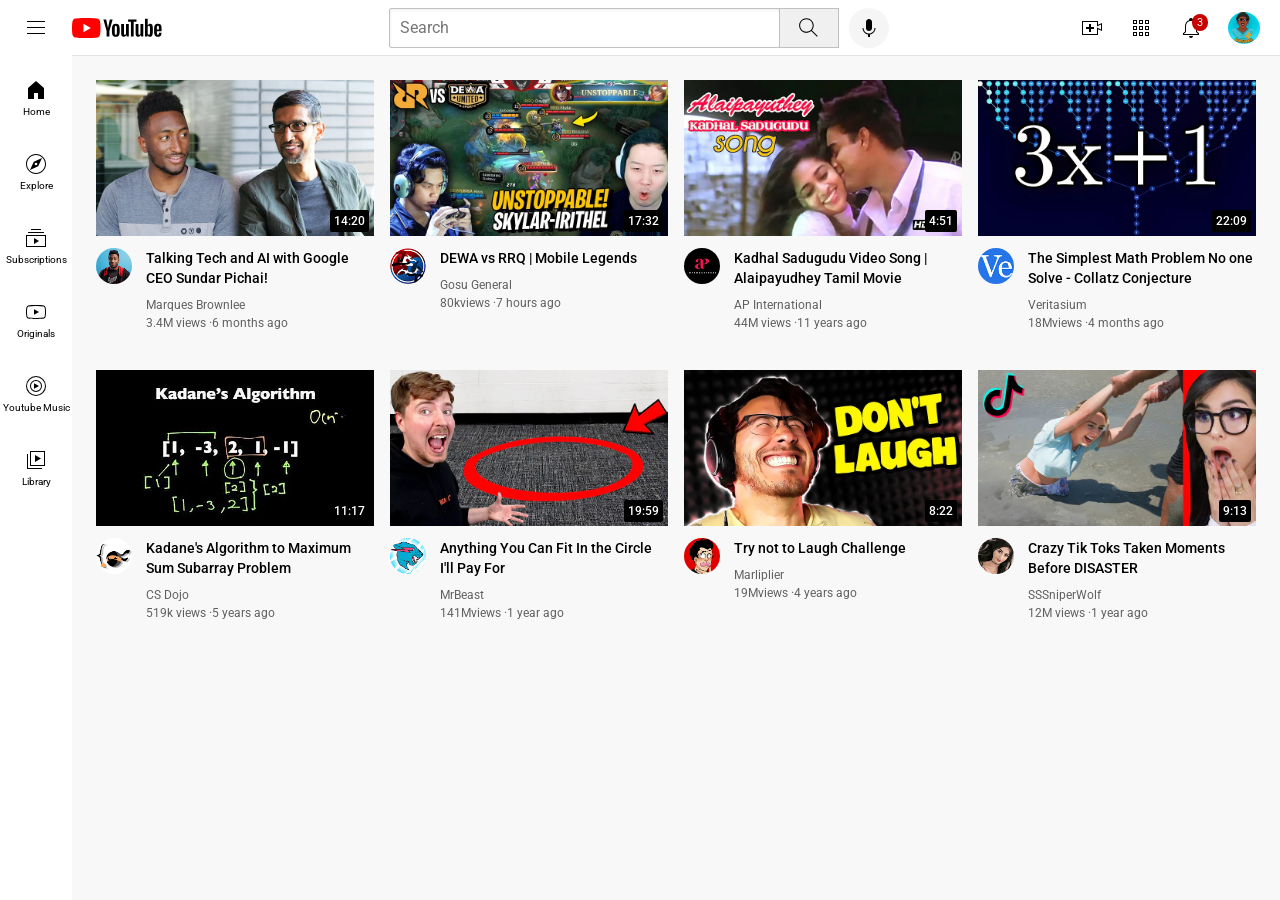
<file: index.html>
<!DOCTYPE html>
<html lang="en">
<head>
    <title>Youtube.Clone</title>
    <link rel="preconnect" href="https://fonts.googleapis.com">
    <link rel="preconnect" href="https://fonts.gstatic.com" crossorigin>
    <link href="https://fonts.googleapis.com/css2?family=Roboto:wght@400;500;700&display=swap" rel="stylesheet">
    <link rel="stylesheet" href="styles/header.css">
    <link rel="stylesheet" href="styles/general.css">
    <link rel="stylesheet" href="styles/video.css">
    <link rel="stylesheet" href="styles/sidebar.css">



</head>
<body>
    <div class="header">
        <div class="left-section">
            <img src="icons/hamburger-menu.svg" class="hamburger">
            <img src="icons/youtube-logo.svg" class="youtube-logo">
        </div>
        <div class="middle-section">
            <input type="text" placeholder="Search" class="search-bar">
            <button class="search-button"><img class="search-icon" src="icons/search.svg">
                <div class="tooltip">Search</div>
            </button>
            <button class="voice-search-button"><img class="voice-search-icon" src="icons/voice-search-icon.svg">
                <div class="tooltip">Search with your voice</div>
              
            </button>
        </div>
        <div class="right-section">
            <div class="upload-icon-container">
                <img class="upload-icon" src="icons/upload.svg">
                <div class="tooltip">Create</div>


            </div>
            <div class="apps-icon-container">
                <img class="youtube-apps-icon" src="icons/youtube-apps.svg">
                <div class="tooltip">Youtube Apps</div>


            </div>
            <div class="notifications-icon-container">
                <img class="notifications-icon"  src="icons/notifications.svg">
                <div class="tooltip">Notifications</div>
                <div class="notifications-count">3</div>
            </div>
            <img class="current-user-picture" src="Channel-pics/my-channel.jpg">
        </div>

    </div>
    <div class="sidebar">
        <div class="sidebar-link">
            <img src="icons/home.svg">
            <div>Home</div>
        </div>
        <div class="sidebar-link">
            <img src="icons/explore.svg">
            <div>Explore</div>

        </div>
        <div class="sidebar-link">
            <img src="icons/subscriptions.svg">
            <div>Subscriptions</div>

        </div>
        <div class="sidebar-link">
            <img src="icons/originals.svg">
            <div>Originals</div>

        </div>
        <div class="sidebar-link">
            <img src="icons/youtube-music.svg">
            <div>Youtube Music</div>

        </div>
        <div class="sidebar-link">
            <img src="icons/library.svg">
            <div>Library</div>
        </div>
    </div>
    <div class="video-grid">
        <div class="video-preview">    
            <div class="thumbnail-row">
                <img class="thumbnail" src="thumbnails/thumbnail-1.webp">
                <div class="video-time">14:20</div>
            </div>
            <div class="video-info-grid">
                <div class="channel-picture">
                    <img class="profile-picture" src="Channel-pics/channel-1.jpeg">
                </div>
                <div class="video-info">
                    <p class="video-title">Talking Tech and AI with Google CEO Sundar Pichai!</p>
                    <p class="video-author">Marques Brownlee</p>
                    <p class="video-stats">3.4M views &#183;6 months ago</p>
                </div>
            </div>
        </div>
        <div class="video-preview">    
            <div class="thumbnail-row">
                <img class="thumbnail" src="thumbnails/hq720.webp">
                <div class="video-time">17:32</div>

            </div>
            <div class="video-info-grid">
                <div class="channel-picture2">
                    <img src="Channel-pics/gosulogo.jpg" class="profile-picture">
    
                </div>
                <div class="video-info2">
                    <p class="video-title">DEWA vs RRQ | Mobile Legends</p>
                    <p class="video-author">Gosu General</p>
                    <p class="video-stats">80kviews &#183;7 hours ago</p>
        
                </div>
        
            </div>
        </div>
        <div class="video-preview">    
            <div class="thumbnail-row">
                <img class="thumbnail" src="thumbnails/kadhal.webp">
                <div class="video-time">4:51</div>

            </div>
            <div class="video-info-grid">
                <div class="channel-picture">
                    <img class="profile-picture" src="Channel-pics/channels4_profile.jpg">
                </div>
                <div class="video-info">
                    <p class="video-title">Kadhal Sadugudu Video Song | Alaipayudhey Tamil Movie  </p>
                    <p class="video-author">AP International</p>
                    <p class="video-stats">44M views &#183;11 years ago</p>
                </div>
            </div>
        </div>
        <div class="video-preview">    
            <div class="thumbnail-row">
                <img class="thumbnail" src="thumbnails/thumbnail-4.webp">
                <div class="video-time">22:09</div>

            </div>
            <div class="video-info-grid">
                <div class="channel-picture2">
                    <img src="Channel-pics/channel-4.jpeg" class="profile-picture">
    
                </div>
                <div class="video-info2">
                    <p class="video-title">The Simplest Math Problem No one Solve - Collatz Conjecture</p>
                    <p class="video-author">Veritasium</p>
                    <p class="video-stats">18Mviews &#183;4 months ago</p>
        
                </div>
        
            </div>
        </div>
        <div class="video-preview">    
            <div class="thumbnail-row">
                <img class="thumbnail" src="thumbnails/thumbnail-5.webp">
                <div class="video-time">11:17</div>

            </div>
            <div class="video-info-grid">
                <div class="channel-picture">
                    <img class="profile-picture" src="Channel-pics/channel-5.jpeg">
                </div>
                <div class="video-info">
                    <p class="video-title">Kadane's Algorithm to Maximum Sum Subarray Problem</p>
                    <p class="video-author">CS Dojo</p>
                    <p class="video-stats">519k views &#183;5 years ago</p>
                </div>
            </div>
        </div>
        <div class="video-preview">    
            <div class="thumbnail-row">
                <img class="thumbnail" src="thumbnails/thumbnail-6.webp">
                <div class="video-time">19:59</div>

            </div>
            <div class="video-info-grid">
                <div class="channel-picture2">
                    <img src="Channel-pics/channel-6.jpeg" class="profile-picture">
    
                </div>
                <div class="video-info2">
                    <p class="video-title">Anything You Can Fit In the Circle I'll Pay For</p>
                    <p class="video-author">MrBeast</p>
                    <p class="video-stats">141Mviews &#183;1 year ago</p>
        
                </div>
        
            </div>
        </div>
        <div class="video-preview">    
            <div class="thumbnail-row">
                <img class="thumbnail" src="thumbnails/thumbnail-2.webp">
                <div class="video-time">8:22</div>

            </div>
            <div class="video-info-grid">
                <div class="channel-picture2">
                    <img src="Channel-pics/channel-2.jpeg" class="profile-picture">
    
                </div>
                <div class="video-info2">
                    <p class="video-title">Try not to Laugh Challenge</p>
                    <p class="video-author">Marliplier</p>
                    <p class="video-stats">19Mviews &#183;4 years ago</p>
        
                </div>
        
            </div>
        </div>
        <div class="video-preview">    
            <div class="thumbnail-row">
                <img class="thumbnail" src="thumbnails/thumbnail-3.webp">
                <div class="video-time">9:13</div>

            </div>
            <div class="video-info-grid">
                <div class="channel-picture">
                    <img class="profile-picture" src="Channel-pics/channel-3.jpeg">
                </div>
                <div class="video-info">
                    <p class="video-title">Crazy Tik Toks Taken Moments Before DISASTER</p>
                    <p class="video-author">SSSniperWolf</p>
                    <p class="video-stats">12M views &#183;1 year ago</p>
                </div>
            </div>
        </div>
    </div>


</body>
</html>
</file>
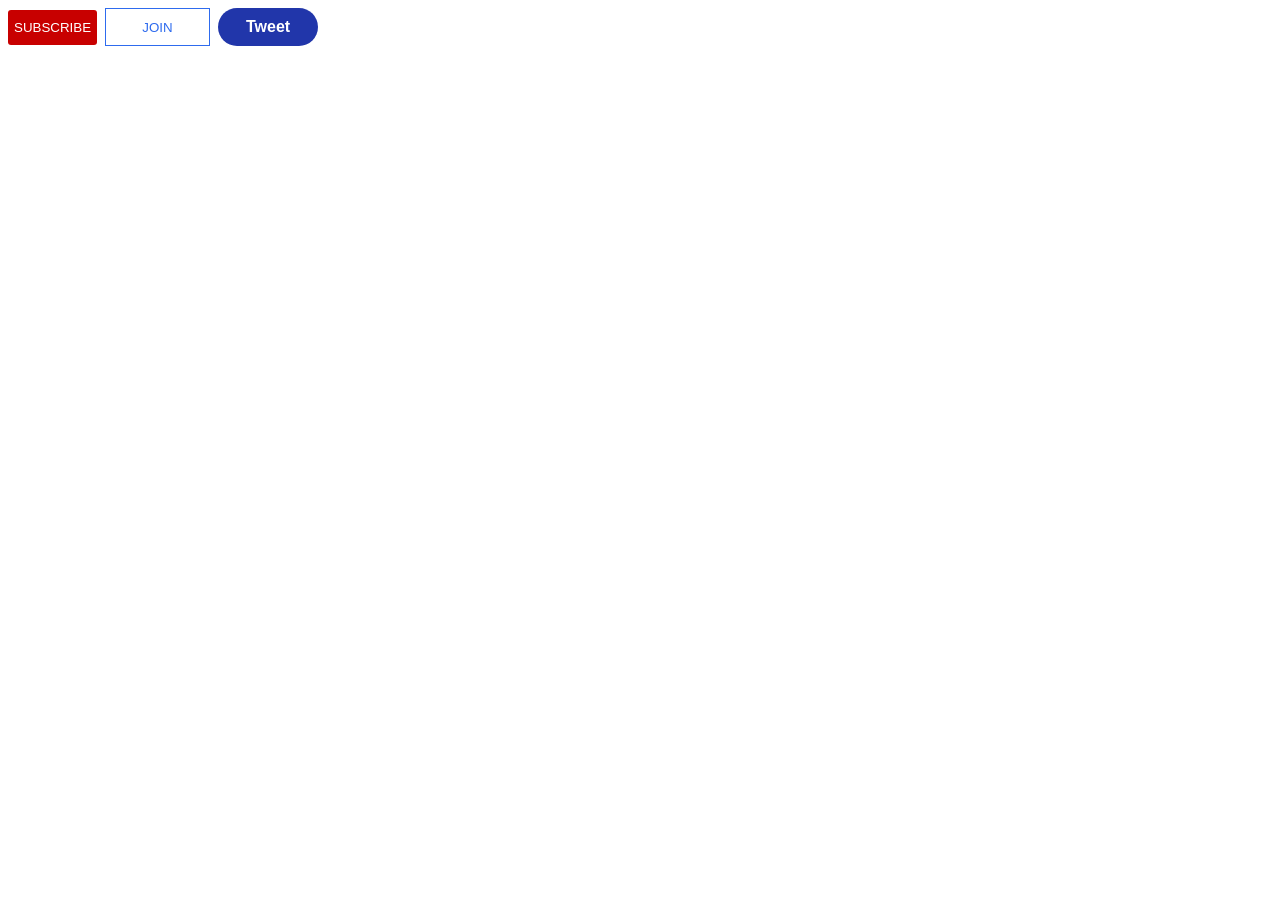
<file: intro-html/buttons.html>
<!DOCTYPE html>
<html lang="en">
<head>
    <title>Buttons</title>
    <link rel="stylesheet" href="buttonstyles.css">
</head>

<body>
    <button class="subscribe-button">SUBSCRIBE</button>
<button class="join-button">JOIN</button>
<button class="Tweet-button">Tweet</button>
</body>
</html>
</file>
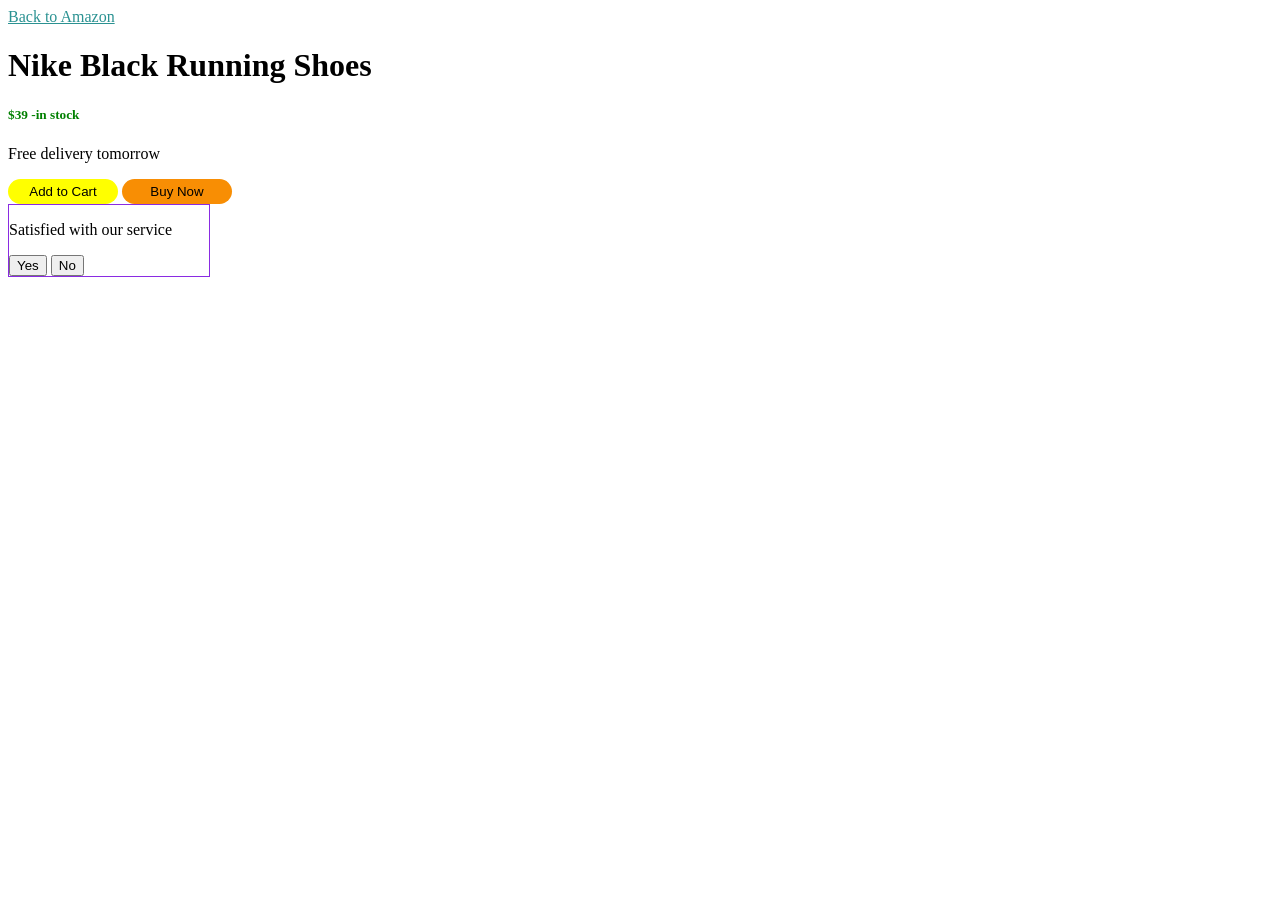
<file: intro-html/exercise1.html>
<!DOCTYPE html>
<html lang="en">
<head>
    <meta charset="UTF-8">
    <meta http-equiv="X-UA-Compatible" content="IE=edge">
    <meta name="viewport" content="width=device-width, initial-scale=1.0">
    <title>Like Amazon</title>
    <style>
        .link{
            color: rgb(43, 146, 146);
            transition: color 0.15s;
        }
        .link:hover{
            color: red;

        }
        h5{
            color: green;
        }
        .button1{
            background-color: yellow;
            color: black;
            border: none;
            height: 25px;
            width: 110px;
            border-radius: 20px;
            cursor: pointer;
            transition: opacity 0.15s;
            
        }
        .button1 :hover{
            opacity: 0.7;
        }
        .button2{
            background-color: rgb(248, 142, 4);
            color: black;
            border: none;
            height: 25px;
            width: 110px;
            border-radius: 20px;
            cursor: pointer;
            transition: background-color 0.15s;
            
        }
        .button2:hover{
            background-color: rgb(167, 167, 6);
        }
        .piv{
            width: 200px;
            border-width: 1px;
            border-style: solid;
            border-color: blueviolet;
            
            
        }


    </style>
</head>
<body>
    <a  class="link" href="https://www.amazon.in/">Back to Amazon</a></break>
<div><h1>Nike Black Running Shoes</h1></break>
    <h5>$39 -in stock</h5></break>
    <p>Free delivery tomorrow</p> </break>
    <button class="button1">Add to Cart</button>
    <button class="button2">Buy Now</button>
    </div>
    <div class="piv">
        <p>Satisfied with our service</p>
        <button>Yes</button>
        <button>No</button>
    </div>
</body>
</html>
</file>
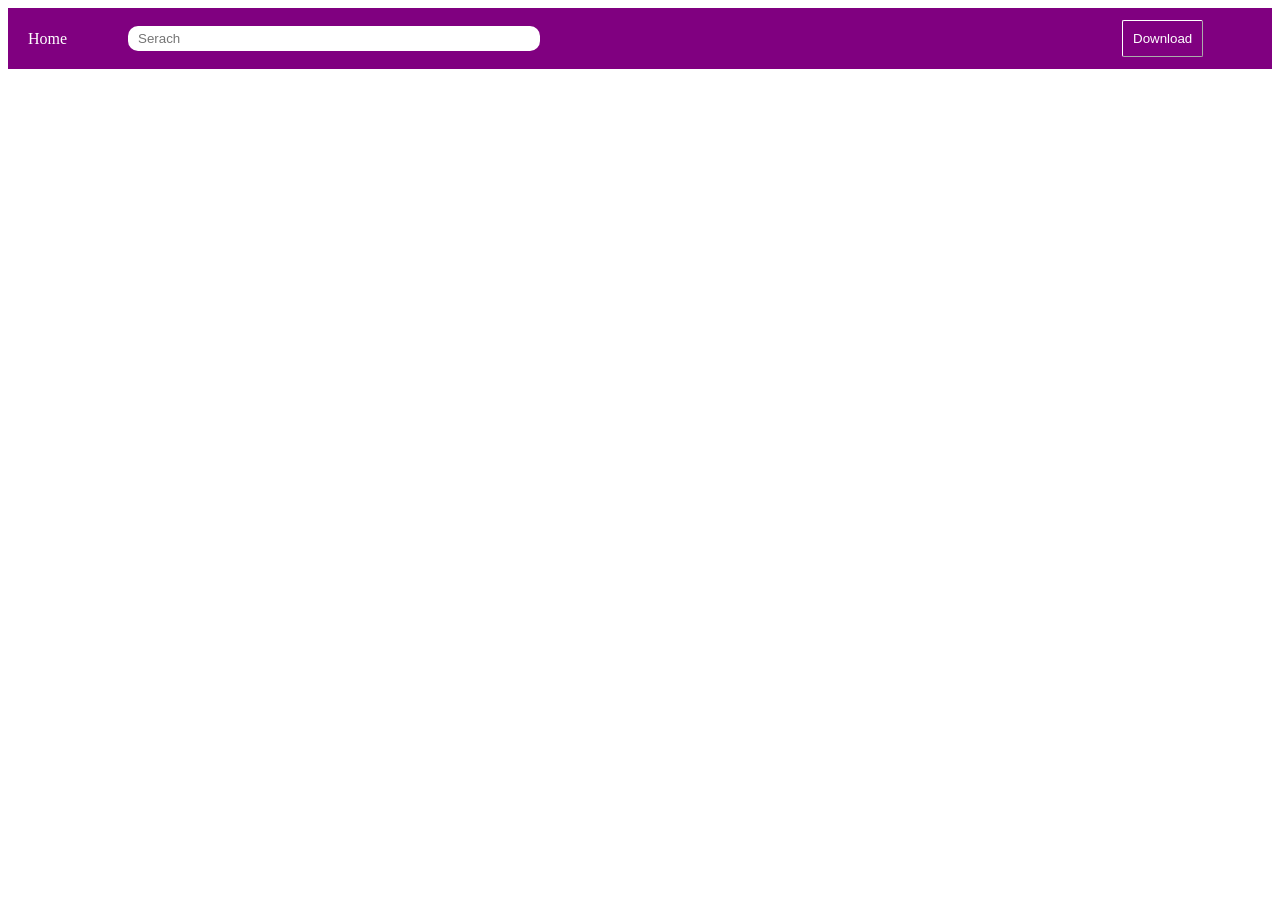
<file: intro-html/flexbox.html>
<!DOCTYPE html>
<html>
    <head>
        <title>Flexbox</title>
        <style>
            div{
                font: arial;
            }
            .flex{
                display: flex;
                flex-direction: row;
                background-color: purple;
                align-items: center;
            }
            .searchbox{
                padding-top: 5px;
                padding-bottom: 5px;
                padding-left: 10px;
                border-radius: 10px;
                width: 400px;
                border: none;
            }
            .buttons{
                padding-left: 10px;
                padding-right: 10px;
                padding-top: 10px;
                padding-bottom: 10px;
                border-width: 1px;
                background-color: purple;
                color: white;
                border-color: white;
                border-radius: 2px;
            }
            .left{
                width: 100px;
                color: white;
                margin-left: 20px;
            }
            .middle{
                flex: 1;
                width: 500px;
            }
            .right{
                width: 150px;
            }
            .left,.middle,.right{
                margin-top: 12px;
                margin-bottom: 12px;
            }

        </style>
    </head>
    <body>
        <div class="flex">
            <div class="left">Home</div>
            <div class="middle">
                <input type="text" placeholder="Serach" class="searchbox">
            </div>
            <div class="right">
                <button class="buttons">Download</button>
            </div>
        </div>
    </body>
</html>
</file>
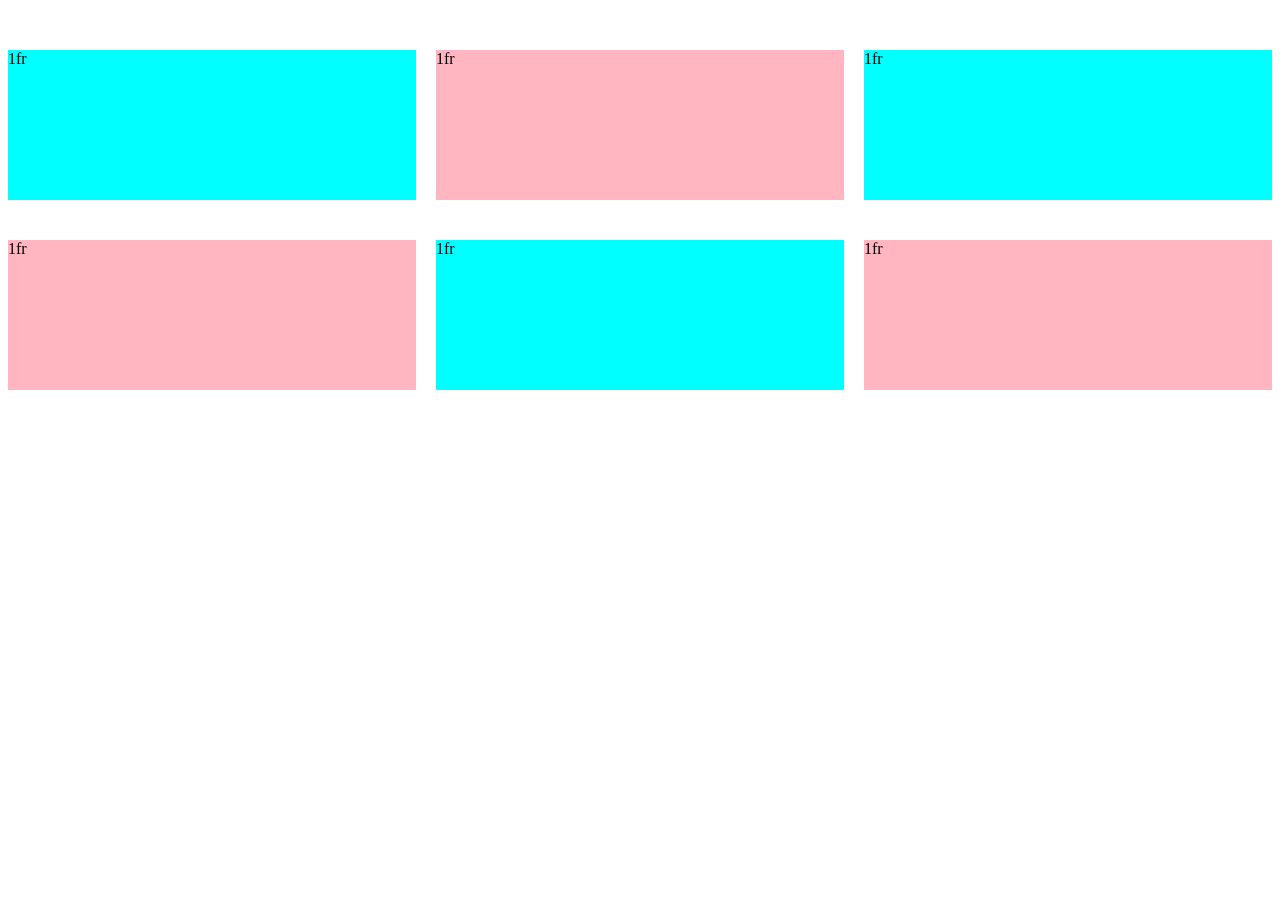
<file: intro-html/grid.html>
<!DOCTYPE html>
<html lang="en">
<head>
    <meta charset="UTF-8">
    <meta http-equiv="X-UA-Compatible" content="IE=edge">
    <meta name="viewport" content="width=device-width, initial-scale=1.0">
    <title>Document</title>
</head>
<body>
    <div style="margin-top: 50px;
    display: grid;
    grid-template-columns: 1fr 1fr 1fr;
    column-gap: 20px;
    row-gap: 40px;
    ">
        <div style="background-color: aqua; height: 150px;">1fr</div>
        <div style="background-color: lightpink; height: 150px;">1fr</div>
        <div style="background-color: aqua; height: 150px;">1fr</div>
        <div style="background-color: lightpink; height: 150px;">1fr</div>
        <div style="background-color: aqua; height: 150px;">1fr</div>
        <div style="background-color: lightpink; height: 150px;">1fr</div>




    </div>
</body>
</html>
</file>
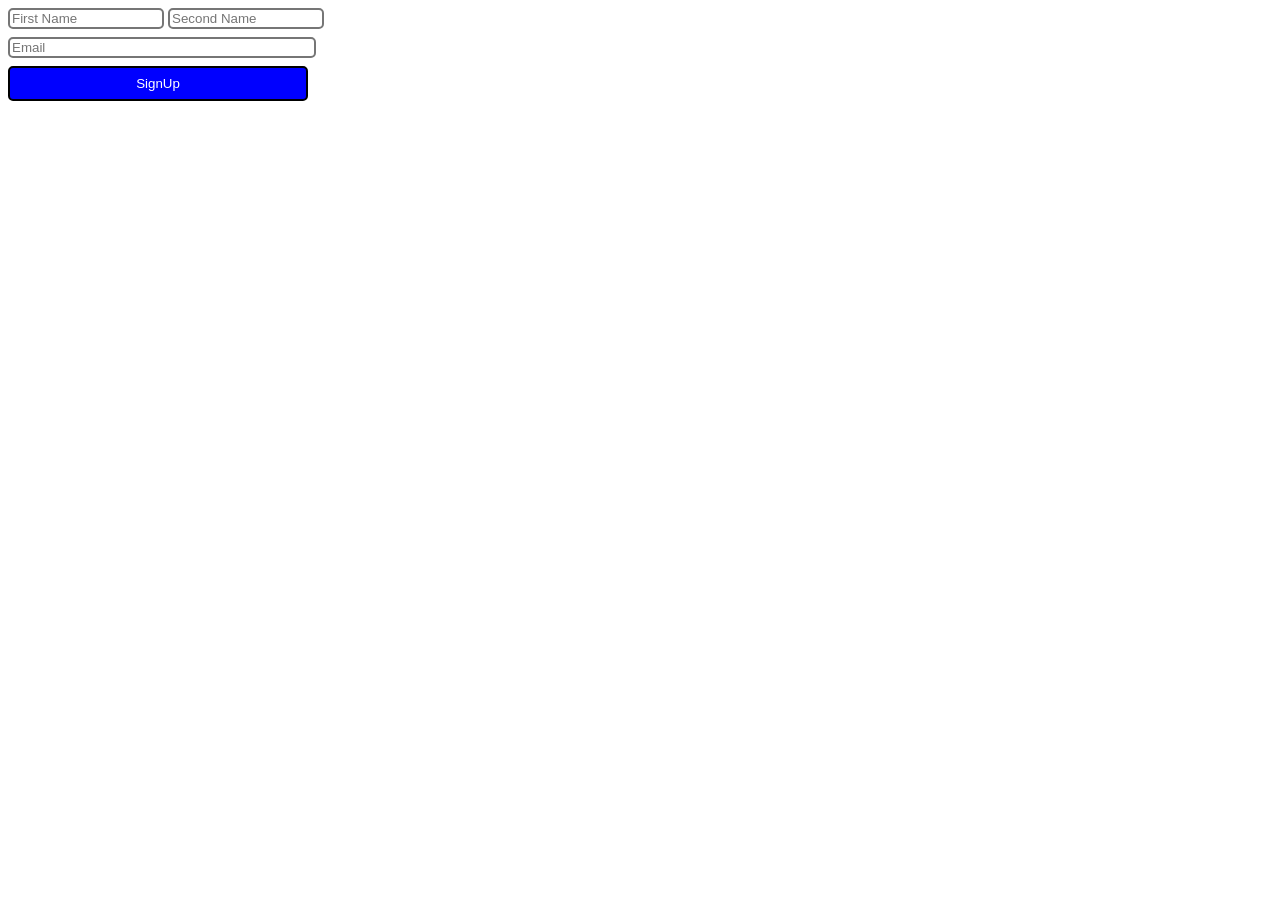
<file: intro-html/searchbox.html>
<!DOCTYPE html>
<html lang="en">
<head>
    <meta charset="UTF-8">
    <meta http-equiv="X-UA-Compatible" content="IE=edge">
    <meta name="viewport" content="width=device-width, initial-scale=1.0">
    <title>Document</title>
    <style>
        .first{
            display: inline;
            border-radius: 5px;
            width: 148px;
            border-style: solid;
        }
        .second{
            border-radius: 5px;
            width: 148px;
            border-style: solid;
    
        }
        .Mail{
            display: block;
            border-radius: 5px;
            margin-top: 8px;
            width: 300px;
            border-style: solid;

        }
        .sign{
            background-color: blue;
            color: white;
            padding-left: 65px;
            padding-right: 65px;
            padding-top: 8px;
            padding-bottom: 8px;
            border-radius: 5px;
            margin-top: 8px;
            width: 300px;
            border-style: solid;


        }
    </style>
</head>
<body>
    <input type="text" placeholder="First Name" class="first">
    <input type="text" placeholder="Second Name" class="second">
    <input type="text" placeholder="Email" class="Mail">
    <button class="sign">SignUp </button>



</body>
</html>
</file>
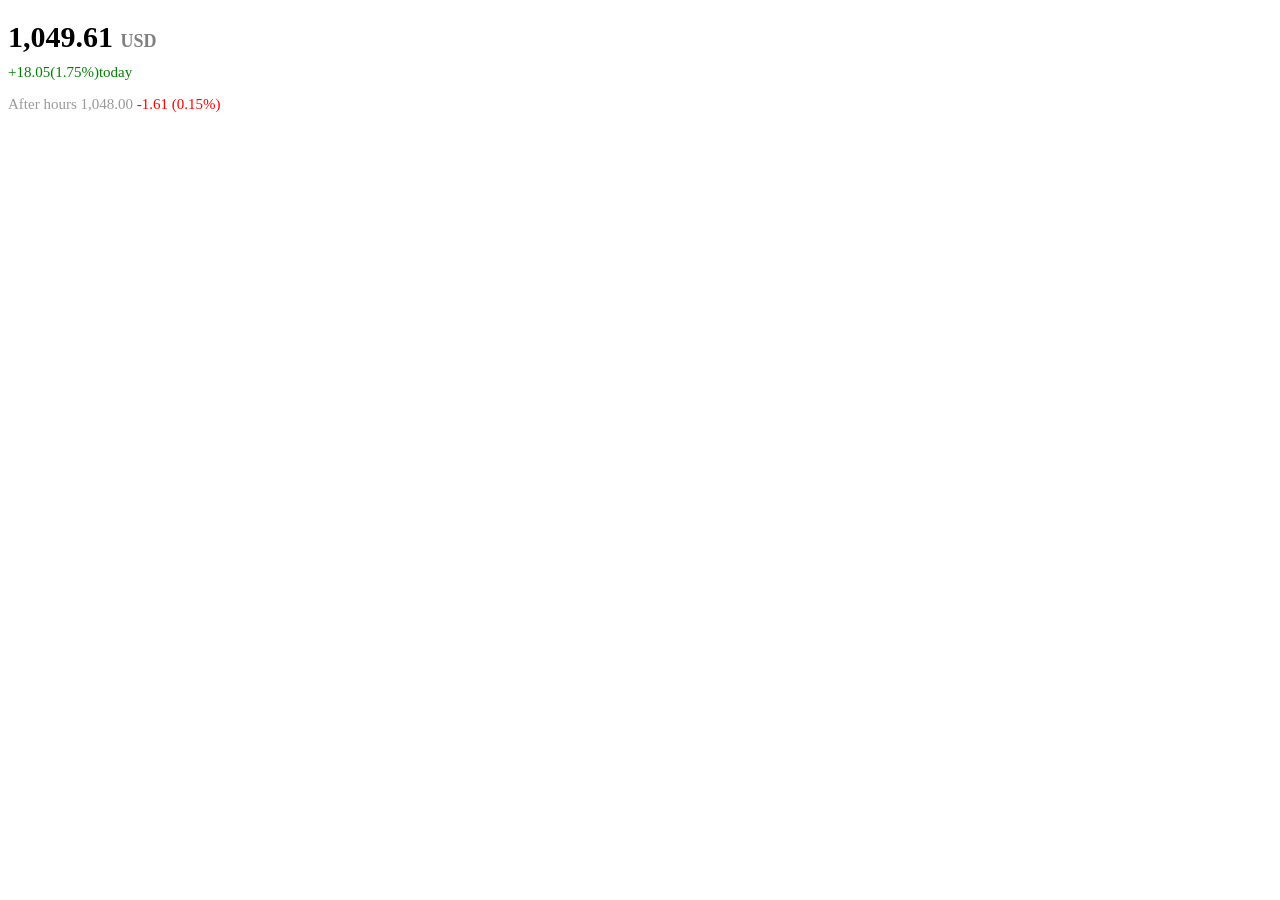
<file: intro-html/text_style.html>
<!DOCTYPE html>
<html lang="en">
<head>
    <meta charset="UTF-8">
    <meta http-equiv="X-UA-Compatible" content="IE=edge">
    <meta name="viewport" content="width=device-width, initial-scale=1.0">
    <title>Document</title>
    <style>
        h1{
            font-size: 30px;
            font-weight: bold;
            margin-bottom: 10px;
        }
        .normal{
            color: grey;
            font-size:18px;
        }
        p{
            color: green;
            margin-top: 0px;
            font-size: 15px;
            padding-bottom: 0px;
        }
        
        .second{
            color: rgb(155, 154, 154);
            margin-top: 0px;
        }
        .third{
            color: red;
        }
    </style>
</head>
<body>
    <h1>1,049.61 <span class="normal"> USD</span></h1>
   <p> +18.05(1.75%)today </p>
   <p>
    <span class="second">After hours 1,048.00 <span class="third">-1.61 (0.15%)</span>
   </p>
   
   
</body>
</html>
</file>
<file: styles/header.css>
.header{
    height: 55px;
    display: flex;
    flex-direction: row;
    justify-content: space-between;
    position: fixed;
    top: 0;
    left: 0;
    right: 0;
    background-color: white;
    border-bottom-width: 1px;
    border-bottom-style: solid;
    border-bottom-color: rgb(228, 228, 228);
    z-index: 100;
}
.left-section{
    display: flex;
    align-items: center;
}
.hamburger{
    height: 24px;
    margin-left: 24px;
    margin-right: 24px;
}
.youtube-logo{
    height: 20px;
}
.middle-section{
    flex: 1;
    margin-left: 70px;
    margin-right: 35px;
     max-width: 500px;
     display: flex;
     align-items: center;
}
.search-bar{
    flex: 1;
    height: 36px;
    padding-left: 10px;
    font-size: 16px;
    border-width: 1px;
    border-style: solid;
    border-color: rgb(192, 192, 192);
    border-radius: 2px;
    box-shadow: inset 1px 2px 3px rgb(0, 0, 0, 0.05);
    width: 0;
}
.search-bar::placeholder{
    font-family: Roboto, Arial;
    font-size: 16px;
}

.search-button{
    height: 40px;
    width: 60px;
    background-color: rgb(240, 240, 240);
    border-width: 1px;
    border-style: solid;
    border-color: rgb(192, 192, 192);
    margin-left: -1px;
    margin-right: 10px;
}
.search-button,.voice-search-button, .upload-icon-container,
.apps-icon-container, .notifications-icon-container{
    position: relative;
    display: flex;
    justify-content: center;
    align-items: center;


}
.search-button .tooltip,.voice-search-button .tooltip, .upload-icon-container .tooltip,
.apps-icon-container .tooltip, .notifications-icon-container .tooltip {
    position: absolute;
    font-family: Roboto, Arial;
    background-color: gray;
    color: white;
    padding-top: 4px;
    padding-bottom: 4px;
    padding-left: 8px;
    padding-right: 8px;
    border-radius: 2px;
    font-size: 12px;
    bottom: -30px;
    opacity: 0;
    transition: opacity 0.15s;
    pointer-events: none;
    white-space: nowrap;
}
.search-button:hover .tooltip,.voice-search-button:hover .tooltip,
.upload-icon-container:hover .tooltip,
.apps-icon-container:hover .tooltip,
.notifications-icon-container:hover .tooltip
{
    opacity: 1;
}
.search-icon{
    height: 25px;
}
.voice-search-button{
    height: 40px;
    width: 40px ;
    border-radius: 20px;
    border: none;
    background-color: rgb(245, 245, 245);
}
.voice-search-icon{
    height: 24px;
}
.right-section{
    width: 180px;
    margin-right: 20px;
    display: flex;
    align-items: center;
    justify-content: space-between;
    flex-shrink: 0;
}
.upload-icon{
    height: 24px;
}
.youtube-apps-icon{
    height: 24px;
}
.notifications-icon{
    height: 24px;
}
.notifications-icon-container{
    position: relative;
}
.notifications-count{
    position: absolute;
    top: -2px;
    right: -5px;
    background-color: rgb(200, 0, 0);
    color: white;
    font-family: Roboto,Arial;
    font-size: 11px;
    padding-left: 5px;
    padding-right: 5px;
    padding-top: 2px;
    padding-bottom: 2px;
    border-radius: 10px;
}
.current-user-picture{
    height: 32px;
    border-radius: 16px;
}
</file>
<file: styles/general.css>
p{
    font-family: Roboto, Arial;
    margin-top: 0;
    margin-bottom: 0;
}
body{
    margin: 0;
    padding-top: 80px;
    padding-left: 96px;
    padding-right: 24px;
    background-color: rgb(248, 248, 248);
}
</file>
<file: styles/video.css>
.thumbnail{
    width: 100%;  
}

.video-title{
    margin-top: 0;
    font-size: 14px;
    font-weight: 500;
    line-height: 20px;
    margin-bottom: 10px;
}

.video-info-grid{
    display: grid;
    grid-template-columns: 50px 1fr;
}
.profile-picture{
    width: 36px;
    border-radius: 50px;
}
.thumbnail-row{
    margin-bottom: 8px;
    position: relative;
}

.video-author,.video-stats {
    font-size: 12px;
    color: rgb(96,96,96);
}
.video-author{
   margin-bottom: 4px;
}

.video-stats{
    margin-top: 0px;
}
.video-grid{
    display: grid;
    grid-template-columns: 1fr 1fr 1fr;
    column-gap: 16px;
    row-gap: 40px;
}
@media (max-width: 750px){
    .video-grid{
        grid-template-columns: 1fr 1fr;
    }
}
@media (min-width: 751px) and (max-width:999px){
    .video-grid{
        grid-template-columns: 1fr 1fr 1fr;
    }
}
@media (min-width: 1000px) {
    .video-grid{
        grid-template-columns: 1fr 1fr 1fr 1fr;
    }
}
.video-time{
    font-family: Roboto, Arial;
    font-size: 12px;
    font-weight: 500;
    padding-left: 4px;
    padding-right: 4px;
    padding-top: 4px;
    padding-bottom: 4px;
    border-radius: 2px;
    background-color: black;
    color: white;
    position: absolute;
    bottom: 8px;
    right: 5px;
}
</file>
<file: styles/sidebar.css>
.sidebar{
    position: fixed;
    left: 0;
    bottom: 0;
    top: 55px;
    background-color: white;
    width: 72px;
    z-index: 200;
    padding-top: 5px;
}

.sidebar-link{
    height: 74px;
    display: flex;
    justify-content: center;
    align-items: center;
    flex-direction: column;
    cursor: pointer;
}

.sidebar-link:hover{
    background-color: rgb(235, 235, 235);
}

.sidebar-link img{
    height: 24px;
    margin-bottom: 4px;
}

.sidebar-link div{
    font-family: Roboto, Arial;
    font-size: 10px;
}
</file>
<file: intro-html/buttonstyles.css>
.subscribe-button {
    background-color: rgb(200, 0, 0);
    color: white;
    border: none;
    height: 40;
    width: 110;
    border-radius: 3px;
    cursor: pointer;
    margin-right: 4px;
    transition: opacity 0.15s,
    padding-top 1s,
    padding-bottom 1s,
    padding-left 1s,
    padding-right 1s;
    vertical-align: center;
    padding-top: 10px;
    padding-bottom: 10px;
    padding-left: 6px;
    padding-right: 6px;
    }
    .subscribe-button:hover{
        opacity: 0.7;
        padding-top: 20px;
    padding-bottom: 20px;
    padding-left: 12px;
    padding-right: 12px;
    }
    
        .join-button{
            background-color: white;
            color: rgb(46, 107, 238);;
            border-style: solid;
            border-width: 1px;
            border-color: rgb(46, 107, 238);
            height: 38px;
            width: 105px;
            cursor: pointer;
            margin-right: 4px;
            transition: background-color 0.50s,
            color 0.50s;
            vertical-align: center;
        }
        .join-button:hover{
            background-color: blue;
            color: white;
        }
        .Tweet-button{
            background-color: rgb(33, 54, 170);
            color: white;
            border: none;
            height: 38px;
            width: 100px;
            border-radius: 19px;
            font-weight: bold;
            font-size: medium;
            cursor: pointer;
            transition: box-shadow 0.15;
            vertical-align: top;
        }
        .Tweet-button:hover{
            box-shadow: 3px 3px 3px rgba(0,0,0,0.15);
        }
</file>
